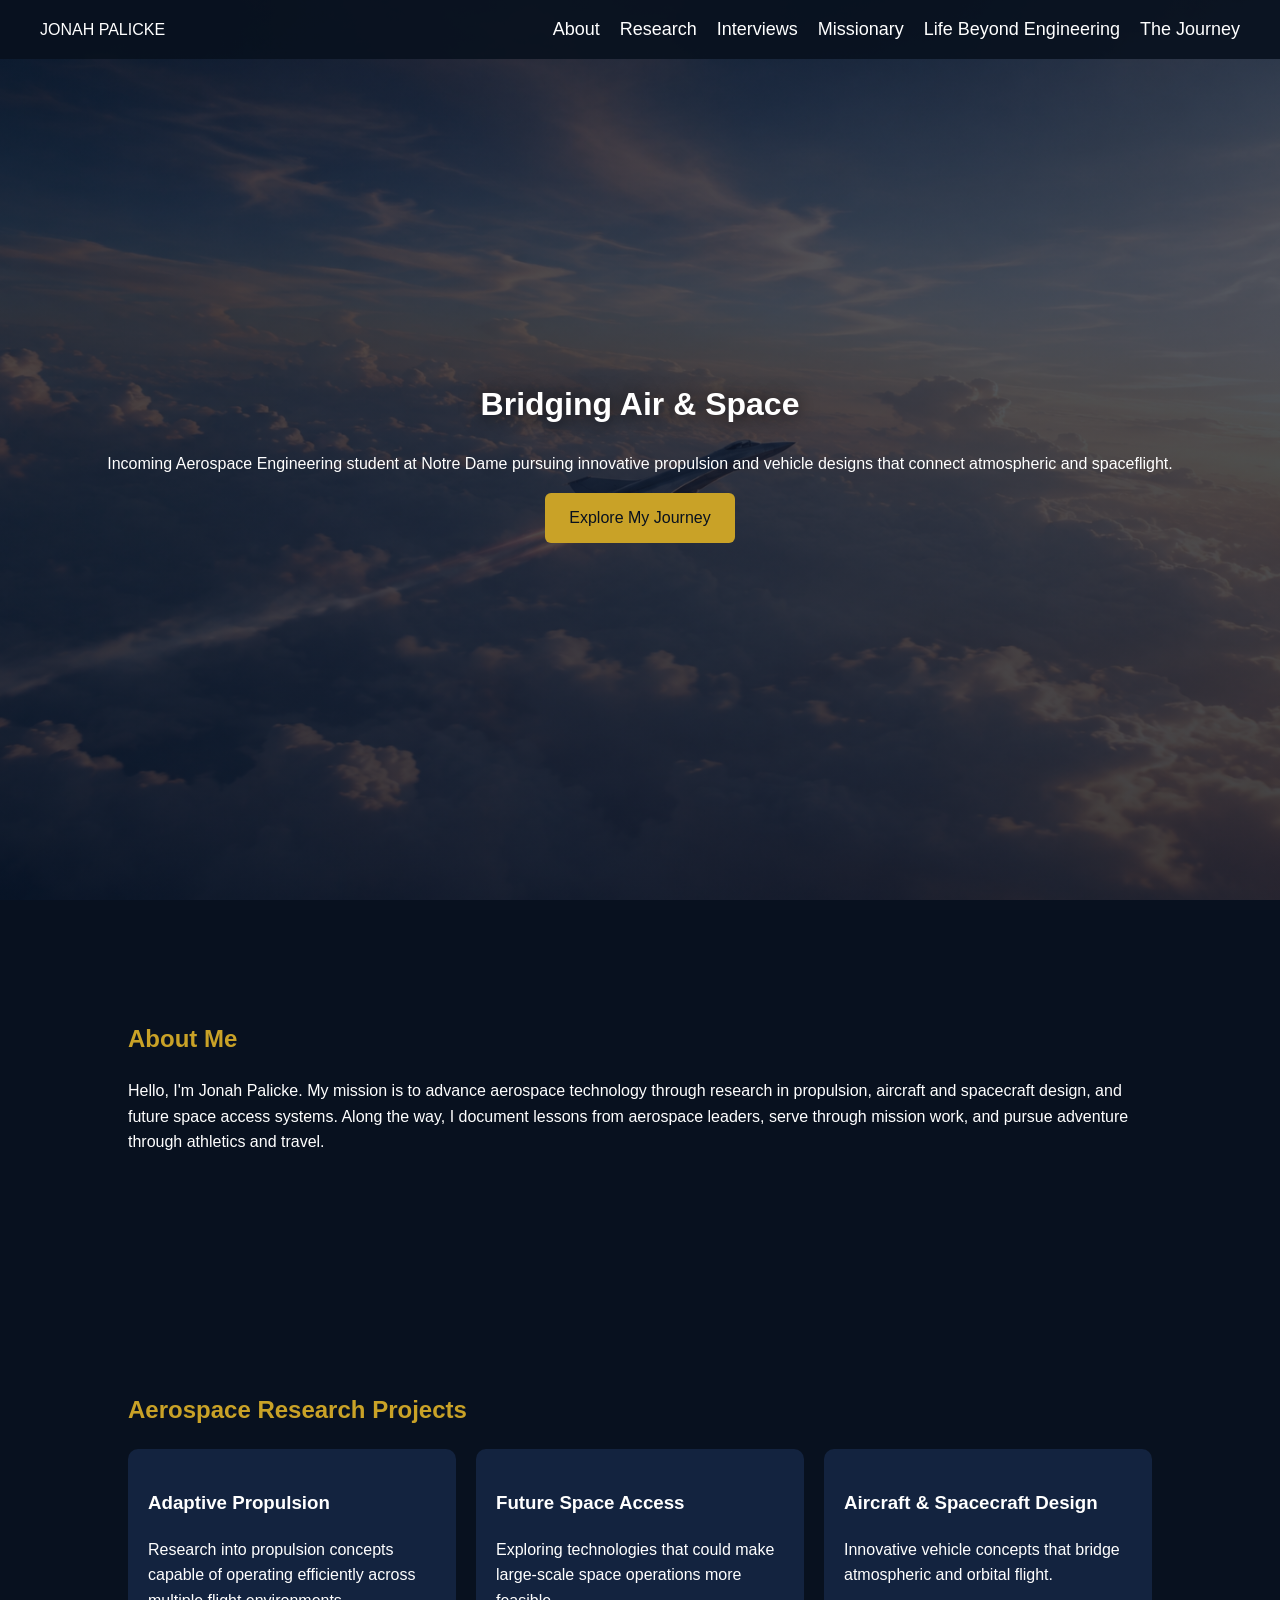
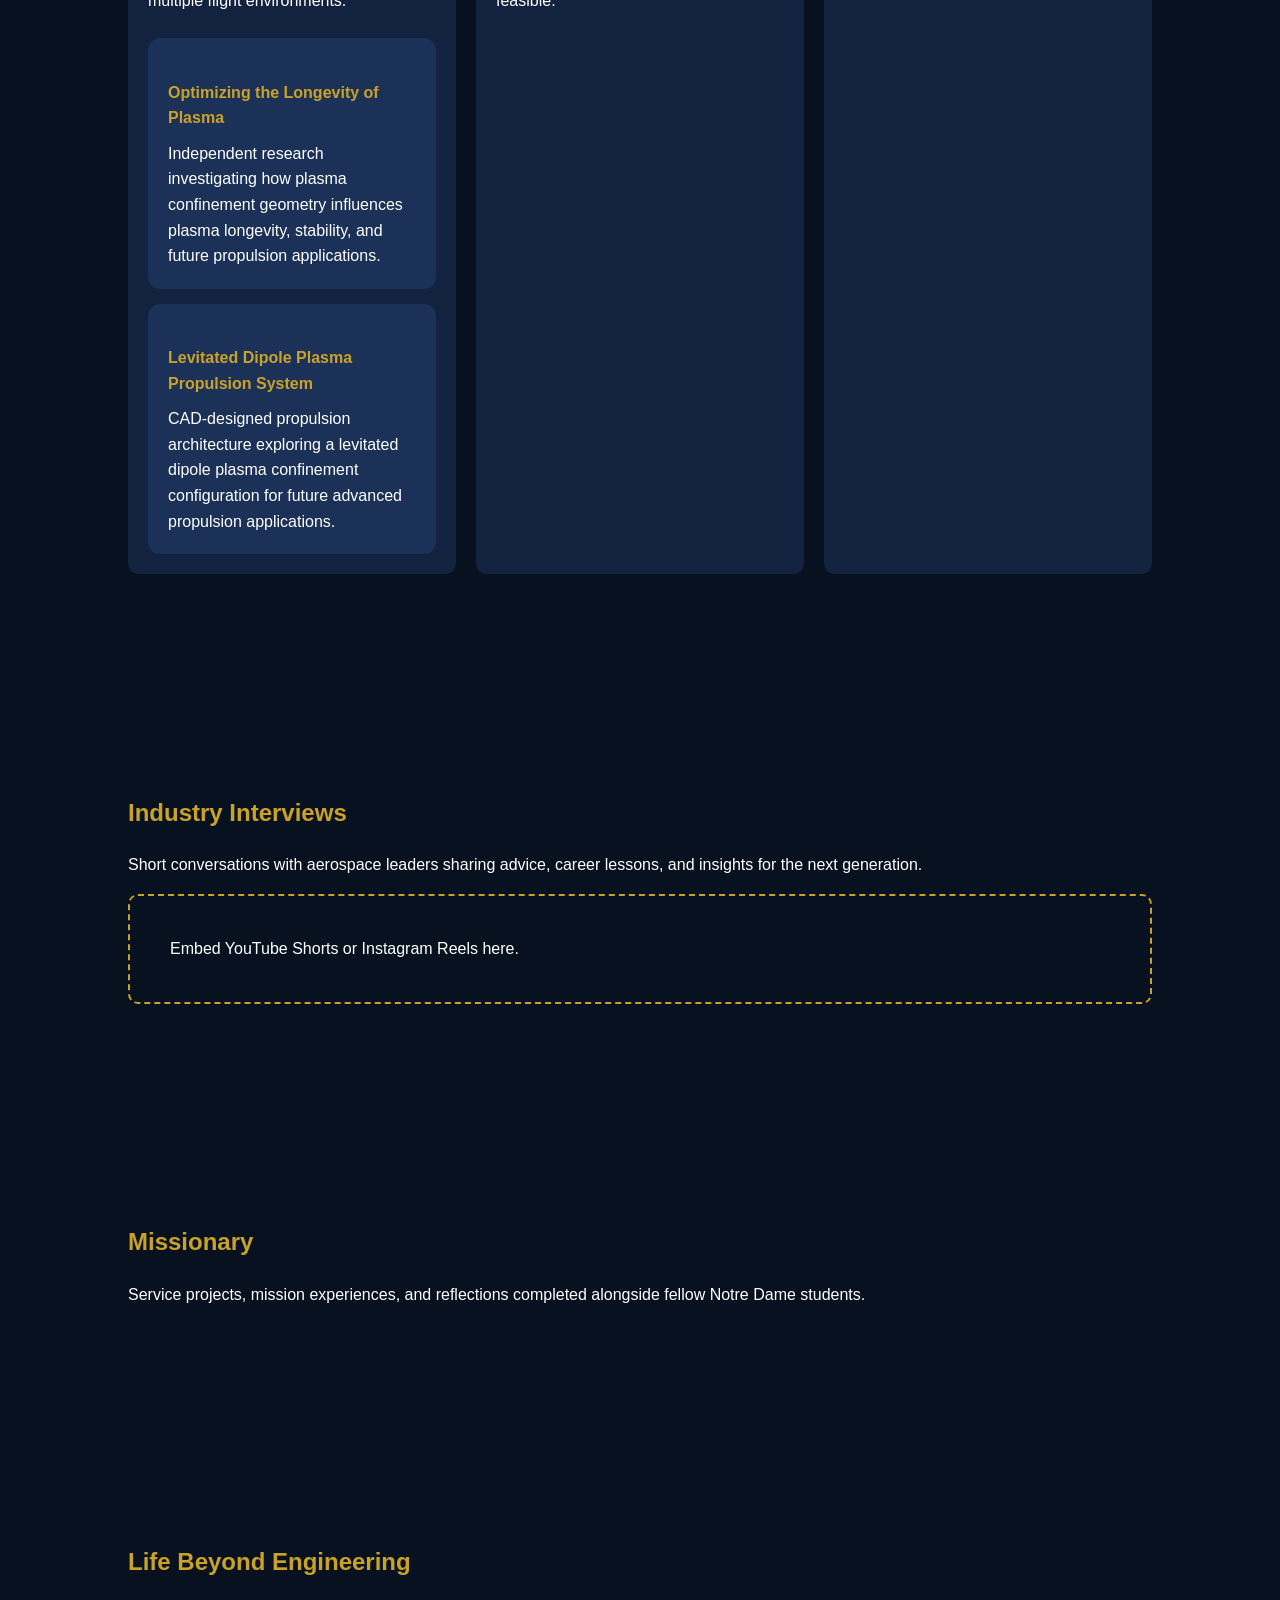
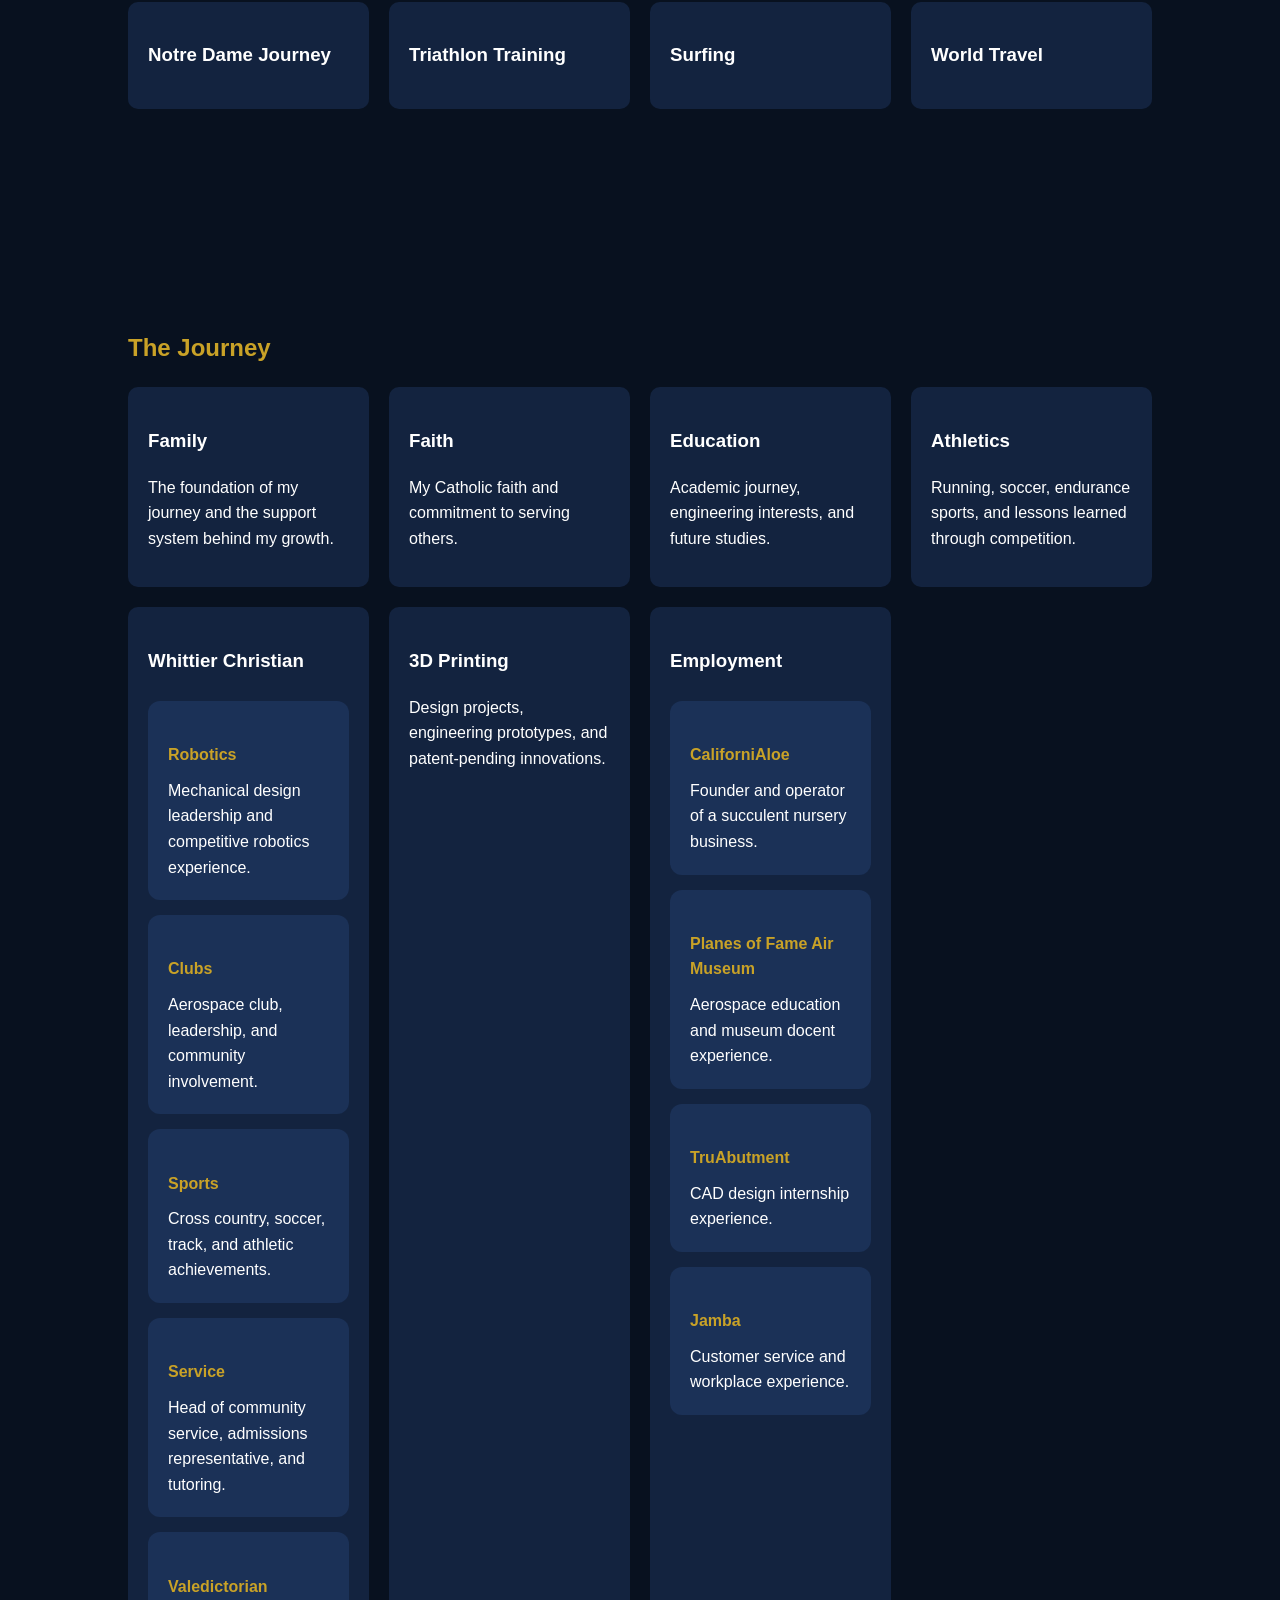
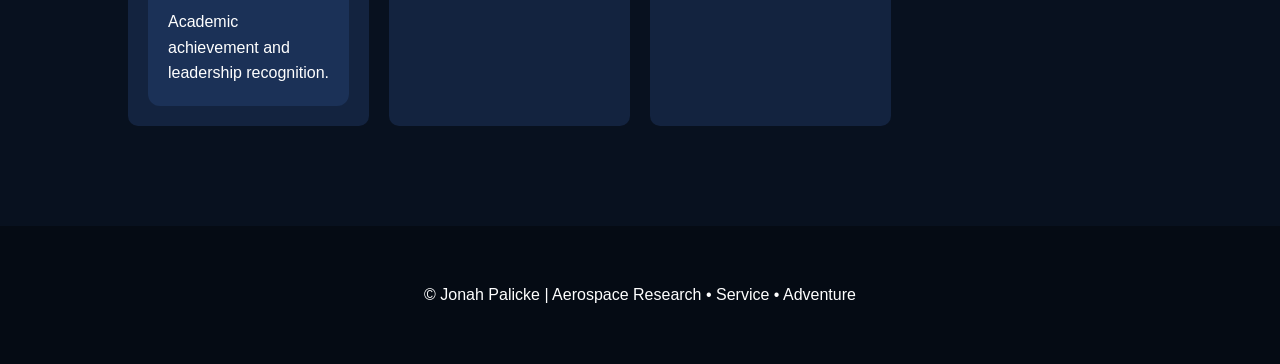
<file: index.html>
<!DOCTYPE html>
<html lang="en">
<head>
<meta charset="UTF-8">
<meta name="viewport" content="width=device-width, initial-scale=1.0">
<title>Jonah Palicke | Aerospace Portfolio</title>
<link rel="stylesheet" href="styles.css">
</head>
<body>
<nav>
  <div class="logo">JONAH PALICKE</div>
  <ul>
    <li><a href="#about">About</a></li>
    <li><a href="#research">Research</a></li>
    <li><a href="#interviews">Interviews</a></li>
    <li><a href="#missions">Missionary</a></li>
    <li><a href="#personal-life">Life Beyond Engineering</a></li>
    <li><a href="#past-achievments">The Journey</a></li>
  </ul>
</nav>

<header class="hero">
  <div class="hero-content">
    <h1>Bridging Air & Space</h1>
    <p>Incoming Aerospace Engineering student at Notre Dame pursuing innovative propulsion and vehicle designs that connect atmospheric and spaceflight.</p>
    <a href="#research" class="btn">Explore My Journey</a>
  </div>
</header>

<section id="about">
<h2>About Me</h2>
<p>Hello, I'm Jonah Palicke. My mission is to advance aerospace technology through research in propulsion, aircraft and spacecraft design, and future space access systems. Along the way, I document lessons from aerospace leaders, serve through mission work, and pursue adventure through athletics and travel.</p>
</section>

<section id="research">
<h2>Aerospace Research Projects</h2>
<div class="cards">
<div class="card">
<h3>Adaptive Propulsion</h3>

<p>
Research into propulsion concepts capable of operating efficiently across multiple flight environments.
</p>


<div class="research-directory">


<a href="plasma-research.html" class="research-link">

<h4>
Optimizing the Longevity of Plasma
</h4>

<p>
Independent research investigating how plasma confinement geometry influences plasma longevity, stability, and future propulsion applications.
</p>

</a>



<a href="levitated-dipole.html" class="research-link">

<h4>
Levitated Dipole Plasma Propulsion System
</h4>

<p>
CAD-designed propulsion architecture exploring a levitated dipole plasma confinement configuration for future advanced propulsion applications.
</p>

</a>


</div>

</div>
      
<div class="card"><h3>Future Space Access</h3><p>Exploring technologies that could make large-scale space operations more feasible.</p></div>
<div class="card"><h3>Aircraft & Spacecraft Design</h3><p>Innovative vehicle concepts that bridge atmospheric and orbital flight.</p></div>
</div>
</section>

<section id="interviews">
<h2>Industry Interviews</h2>
<p>Short conversations with aerospace leaders sharing advice, career lessons, and insights for the next generation.</p>
<div class="placeholder">Embed YouTube Shorts or Instagram Reels here.</div>
</section>

<section id="missions">
<h2>Missionary</h2>
<p>Service projects, mission experiences, and reflections completed alongside fellow Notre Dame students.</p>
</section>

<section id="personal-life">
<h2>Life Beyond Engineering</h2>
<div class="cards">
<div class="card"><h3>Notre Dame Journey</h3></div>
<div class="card"><h3>Triathlon Training</h3></div>
<div class="card"><h3>Surfing</h3></div>
<div class="card"><h3>World Travel</h3></div>
</div>
</section>

<section id="past-achievements">

<h2>The Journey</h2>

<div class="cards">

<div class="card">
<h3>Family</h3>
<p>
The foundation of my journey and the support system behind my growth.
</p>
</div>


<div class="card">
<h3>Faith</h3>
<p>
My Catholic faith and commitment to serving others.
</p>
</div>


<div class="card">
<h3>Education</h3>
<p>
Academic journey, engineering interests, and future studies.
</p>
</div>


<div class="card">
<h3>Athletics</h3>
<p>
Running, soccer, endurance sports, and lessons learned through competition.
</p>
</div>


<div class="card">
<h3>Whittier Christian</h3>

<div class="research-directory">

<a class="research-link" href="robotics.html">
<h4>Robotics</h4>
<p>Mechanical design leadership and competitive robotics experience.</p>
</a>


<a class="research-link" href="clubs.html">
<h4>Clubs</h4>
<p>Aerospace club, leadership, and community involvement.</p>
</a>


<a class="research-link" href="sports.html">
<h4>Sports</h4>
<p>Cross country, soccer, track, and athletic achievements.</p>
</a>


<a class="research-link" href="service.html">
<h4>Service</h4>
<p>Head of community service, admissions representative, and tutoring.</p>
</a>


<a class="research-link" href="valedictorian.html">
<h4>Valedictorian</h4>
<p>Academic achievement and leadership recognition.</p>
</a>

</div>

</div>


<div class="card">
<h3>3D Printing</h3>
<p>
Design projects, engineering prototypes, and patent-pending innovations.
</p>
</div>


<div class="card">
<h3>Employment</h3>

<div class="research-directory">

<a class="research-link" href="californialoe.html">
<h4>CaliforniAloe</h4>
<p>Founder and operator of a succulent nursery business.</p>
</a>


<a class="research-link" href="planes-of-fame.html">
<h4>Planes of Fame Air Museum</h4>
<p>Aerospace education and museum docent experience.</p>
</a>


<a class="research-link" href="truabutment.html">
<h4>TruAbutment</h4>
<p>CAD design internship experience.</p>
</a>


<a class="research-link" href="jamba.html">
<h4>Jamba</h4>
<p>Customer service and workplace experience.</p>
</a>

</div>

</div>


</div>

</section>
  

<footer>
<p>© Jonah Palicke | Aerospace Research • Service • Adventure</p>
</footer>
</body>
</html>
</file>
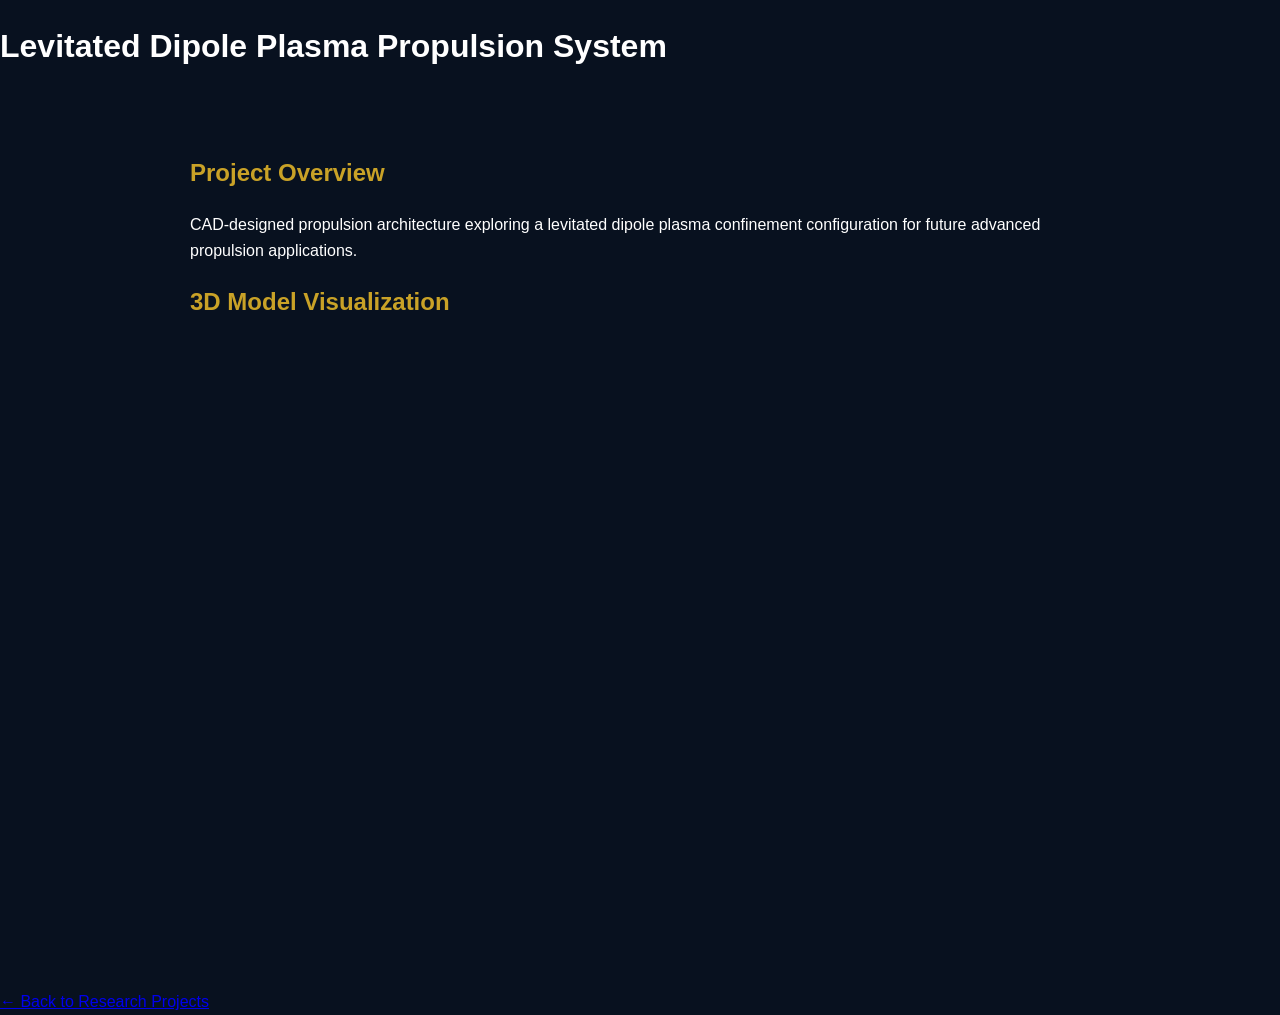
<file: levitated-dipole.html>
<!DOCTYPE html>

<html>

<head>
<link rel="stylesheet" href="styles.css">
</head>


<body>


<h1>
Levitated Dipole Plasma Propulsion System
</h1>


<div class="research-page">


<h2>
Project Overview
</h2>


<p>
CAD-designed propulsion architecture exploring a levitated dipole plasma confinement configuration for future advanced propulsion applications.
</p>


<h2>
3D Model Visualization
</h2>


<iframe
title="Levitated Dipole Propulsion System"
frameborder="0"
allowfullscreen
mozallowfullscreen="true"
webkitallowfullscreen="true"
allow="autoplay; fullscreen; xr-spatial-tracking"
src="https://sketchfab.com/models/39fc5d8a415a473b8fde899c37332e75/embed">
</iframe>


</div>


<a href="index.html">
← Back to Research Projects
</a>


</body>

</html>
</file>
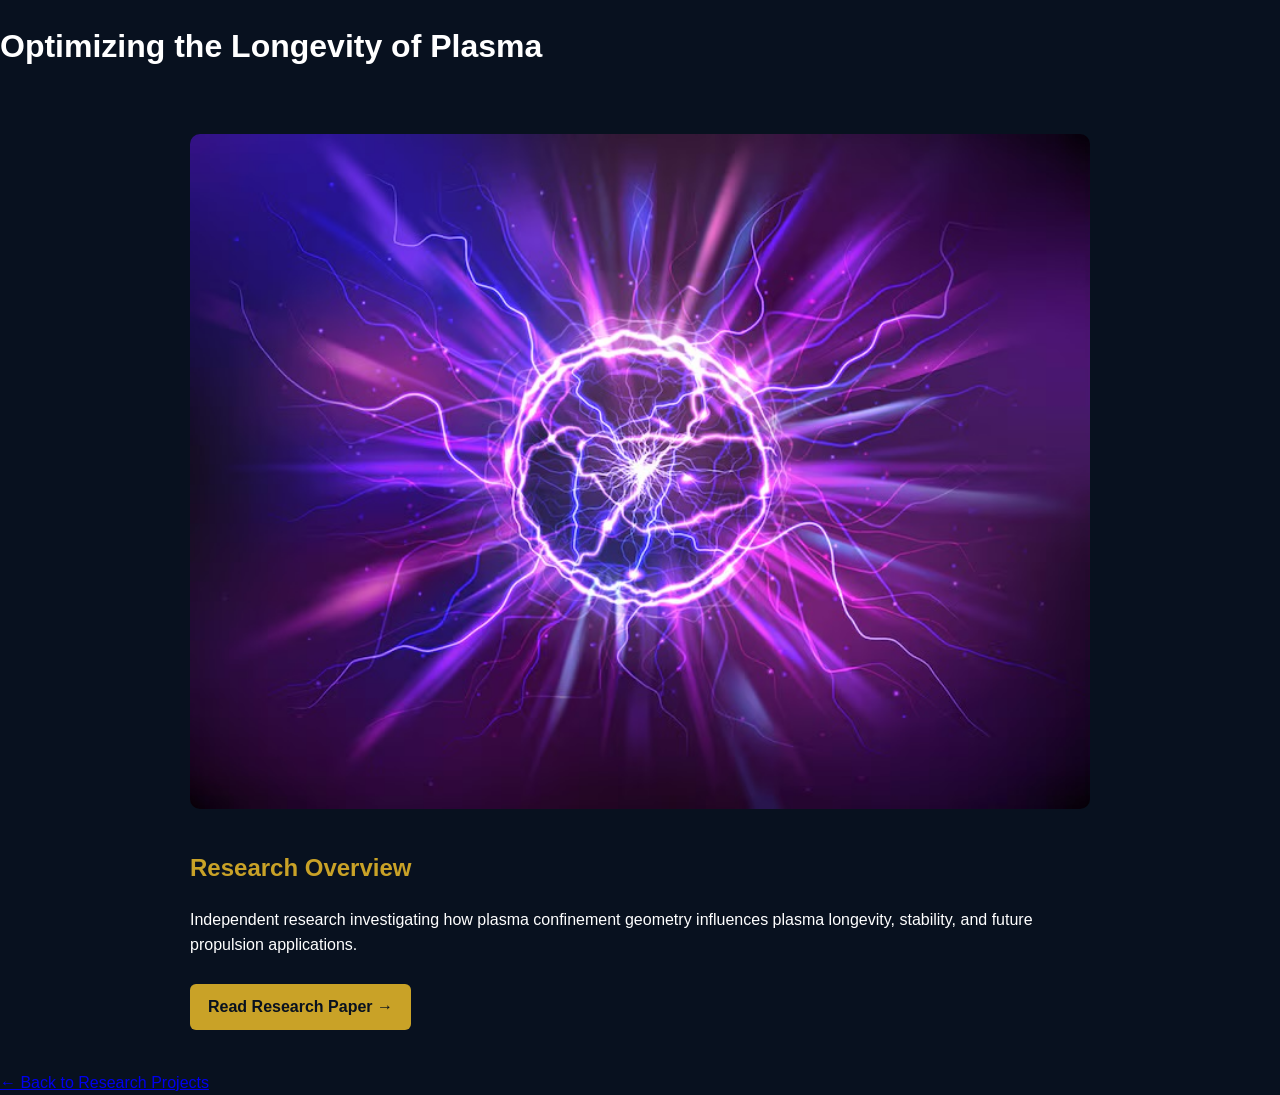
<file: plasma-research.html>
<!DOCTYPE html>

<html>

<head>
<link rel="stylesheet" href="styles.css">
</head>


<body>


<h1>
Optimizing the Longevity of Plasma
</h1>


<div class="research-page">


<img
src="IMG_7144.jpeg"
alt="Plasma Research"
class="research-thumbnail">


<h2>
Research Overview
</h2>


<p>
Independent research investigating how plasma confinement geometry influences plasma longevity, stability, and future propulsion applications.
</p>


<a
href="optimize_plasma_configuration_paper.pdf"
target="_blank"
class="paper-button">

Read Research Paper →

</a>


</div>


<a href="index.html">
← Back to Research Projects
</a>


</body>

</html>
</file>
<file: styles.css>
body{margin:0;font-family:Arial,sans-serif;background:#08111f;color:white;line-height:1.6}
nav {
    position: fixed;
    top: 0;
    width: 100%;
    display: flex;
    align-items: center;
    justify-content: space-between;
    padding: 15px 40px;
    background: rgba(8,17,31,0.9);
    z-index: 1000;
    box-sizing: border-box;
}


nav ul {
    display: flex;
    gap: 25px;
    list-style: none;
    margin: 0;
    padding: 0;
    flex-wrap: wrap;
}


nav a {
    color: white;
    text-decoration: none;
    font-size: 18px;
    white-space: nowrap;
}
@media (max-width: 900px) {

nav {
    flex-direction: column;
    gap: 15px;
}

nav ul {
    justify-content: center;
}

}
nav ul{display:flex;gap:20px;list-style:none}
nav a{color:white;text-decoration:none}
.hero {
    min-height: 100vh;

    background:
        linear-gradient(
            rgba(4, 12, 30, 0.65),
            rgba(4, 12, 30, 0.75)
        ),
        url("IMG_7154.png");

    background-size: cover;
    background-position: center;
    background-repeat: no-repeat;

    display: flex;
    flex-direction: column;
    justify-content: center;
    align-items: center;

    text-align: center;
}
.hero h1 {
    color: white;
    text-shadow: 0 0 20px rgba(0,0,0,0.8);
}
.btn{display:inline-block;padding:12px 24px;background:#c9a227;color:#08111f;text-decoration:none;border-radius:6px}
section{padding:100px 10%}
h2{color:#c9a227}
.cards{display:grid;grid-template-columns:repeat(auto-fit,minmax(220px,1fr));gap:20px}
.card{background:#13233f;padding:20px;border-radius:10px}
.placeholder{padding:40px;border:2px dashed #c9a227;border-radius:10px}
footer{text-align:center;padding:40px;background:#050b14}
.research-subproject {
margin-top: 25px;
padding: 15px;
background: rgba(255,255,255,0.05);
border-radius: 12px;
text-align: left;
}

.research-thumbnail {
width: 100%;
border-radius: 10px;
margin-bottom: 12px;
}

.research-subproject h4 {
color: #c9a227;
margin-bottom: 10px;
}

.paper-button {
display: inline-block;
margin-top: 10px;
padding: 10px 18px;
background: #c9a227;
color: #08111f;
text-decoration: none;
border-radius: 6px;
font-weight: bold;
}

.paper-button:hover {
opacity: 0.9;
}

.research-subproject iframe {
    width: 100%;
    height: 400px;
    border-radius: 10px;
}

.research-directory {

display:flex;
flex-direction:column;
gap:20px;
margin-top:30px;

}


.research-link {

display:block;
background:#1c2d4d;
padding:20px;
border-radius:12px;
text-decoration:none;
color:white;

transition:0.2s;

}


.research-link:hover {

transform:translateY(-5px);

}


.research-link h4 {

color:#c9a227;
margin-bottom:10px;

}


.research-page {

max-width:900px;
margin:auto;
padding:40px;

}


.research-page iframe {

width:100%;
height:600px;
border-radius:12px;

}

.research-directory {
    display: flex;
    flex-direction: column;
    gap: 15px;
    margin-top: 25px;
}


.research-link {
    display: block;
    padding: 20px;
    background: #1b3157;
    border-radius: 12px;
    text-decoration: none;
    color: white;
}


.research-link h4 {
    color: #c9a227;
    margin-bottom: 10px;
}


.research-link p {
    margin: 0;
}
</file>
